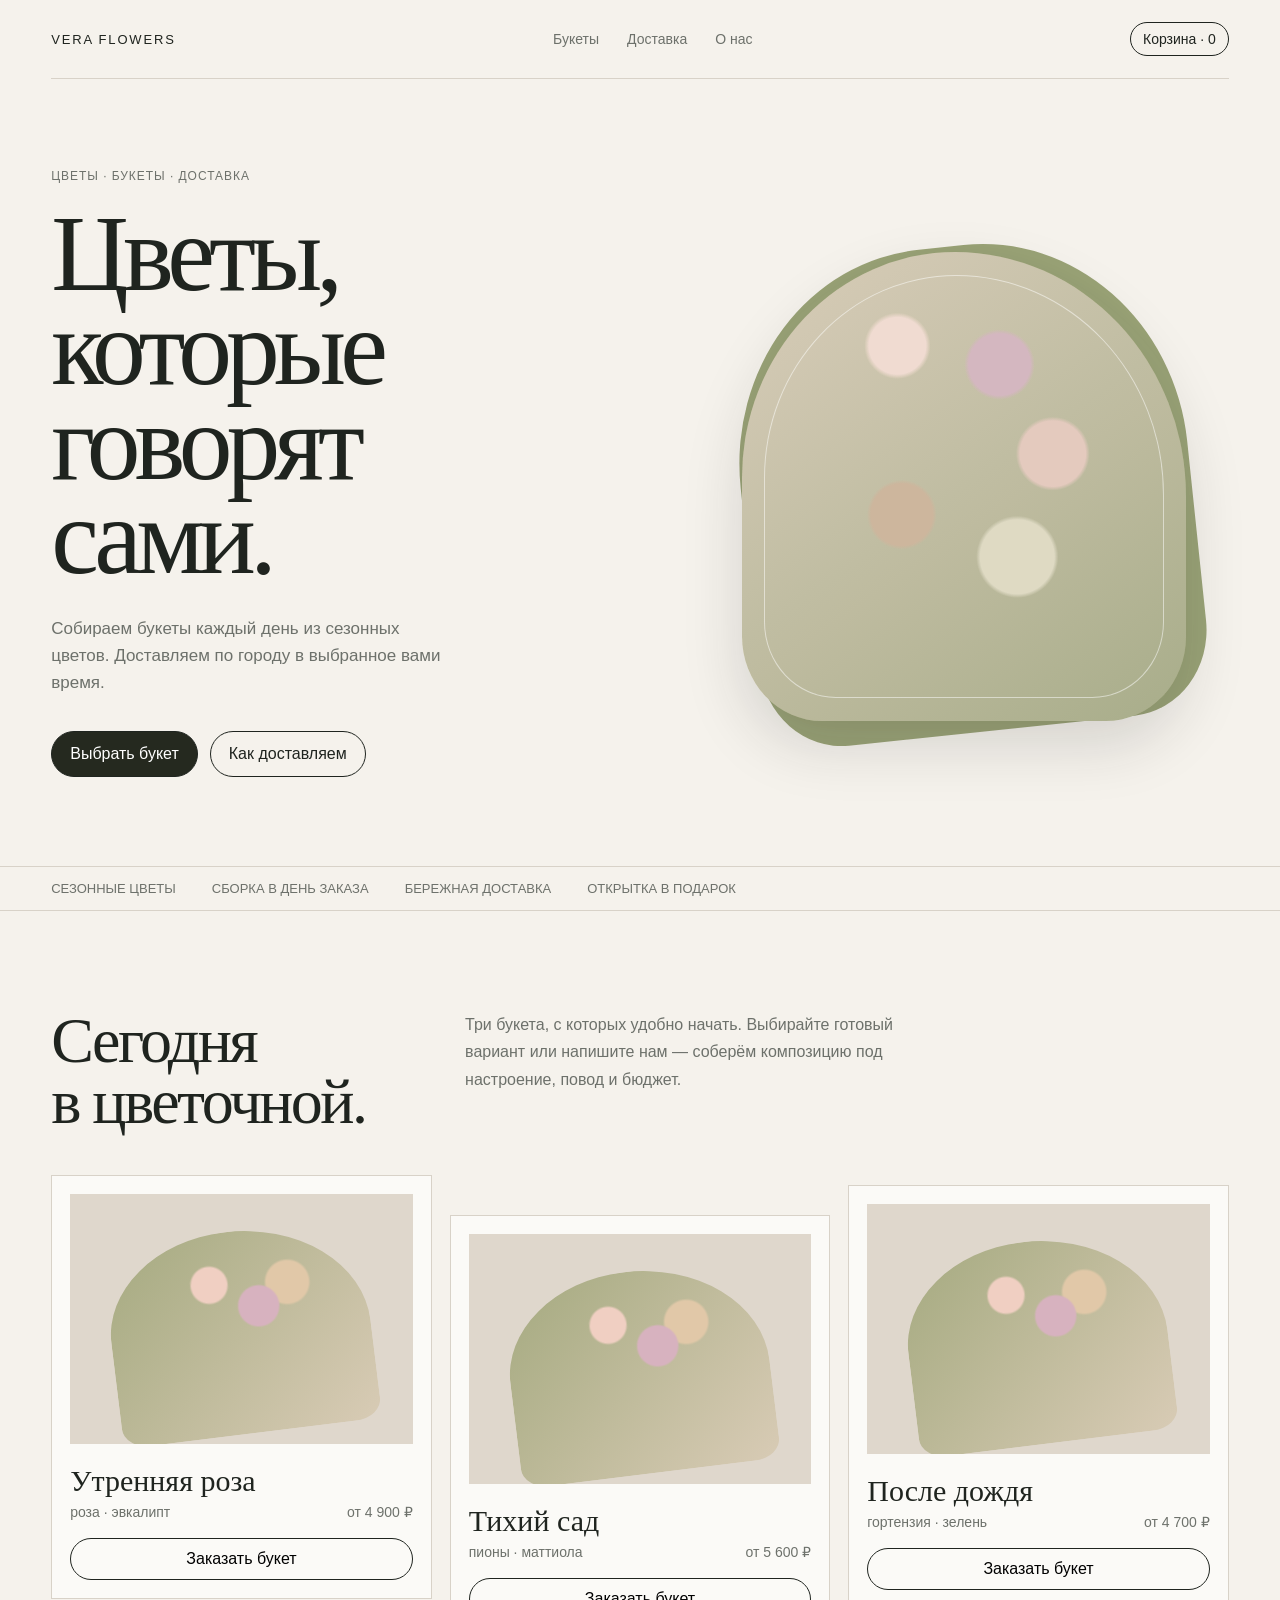
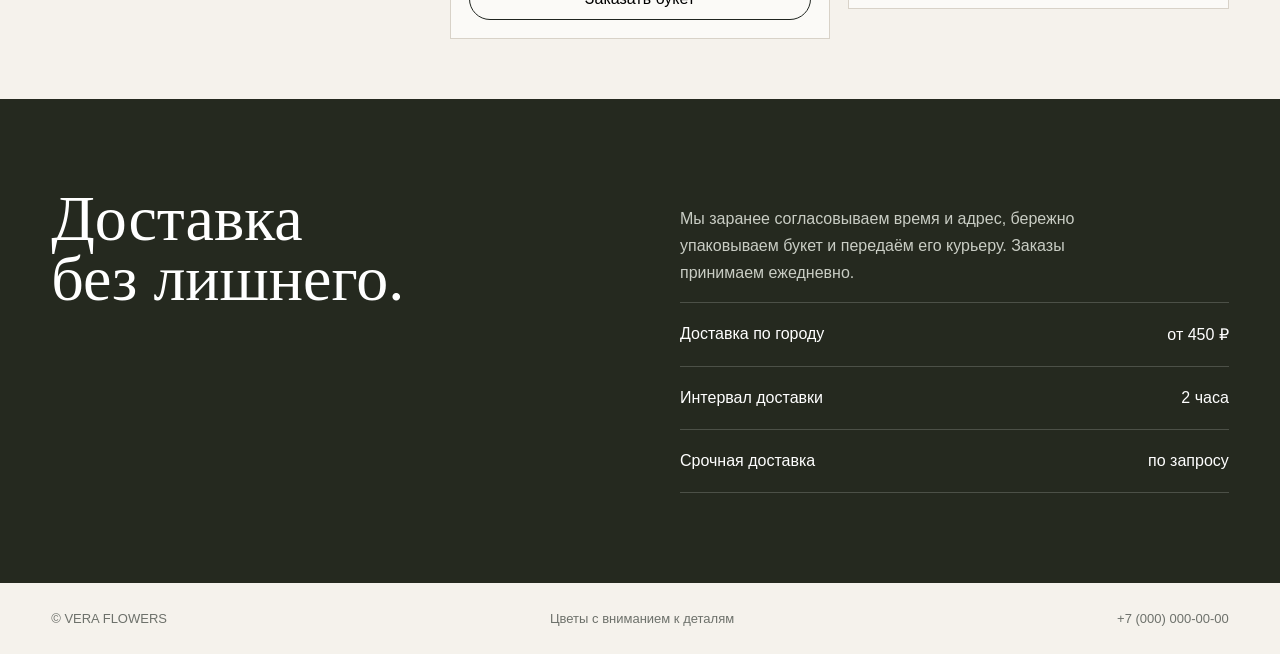
<file: examples/flower-shop-delivery/index.html>
<!doctype html>
<html lang="ru">
<head>
<meta charset="utf-8">
<meta name="viewport" content="width=device-width, initial-scale=1">
<title>VERA — Цветы с доставкой</title>
<meta name="description" content="Цветы, собранные сегодня. Доставка по городу от VERA.">
<style>
:root{--bg:#f5f2ec;--ink:#1f241f;--muted:#6d716b;--line:#d8d2c8;--accent:#8f9a69;--paper:#fbfaf7;--dark:#25291f;--max:1440px;--gutter:clamp(20px,4vw,64px);--serif:Georgia,'Times New Roman',serif;--sans:Arial,Helvetica,sans-serif}
*{box-sizing:border-box}html,body{margin:0;padding:0;background:var(--bg);color:var(--ink);overflow-x:clip}body{font-family:var(--sans);font-weight:400}a{color:inherit;text-decoration:none}button{font:inherit}
.wrap{width:min(var(--max),calc(100% - var(--gutter)*2));margin:auto}.top{display:flex;justify-content:space-between;align-items:center;padding:22px 0;border-bottom:1px solid var(--line);font-size:14px}.logo{letter-spacing:.14em;font-size:13px}.top nav{display:flex;gap:28px;color:var(--muted)}.bag{border:1px solid var(--ink);padding:8px 12px;border-radius:999px}
.hero{min-height:78vh;display:grid;grid-template-columns:1.04fr .96fr;gap:clamp(28px,6vw,96px);align-items:center;padding:clamp(42px,7vw,110px) 0}.eyebrow{font-size:12px;letter-spacing:.08em;color:var(--muted);margin-bottom:24px}.hero h1{font-family:var(--serif);font-weight:400;font-size:clamp(58px,8.4vw,126px);line-height:.88;letter-spacing:-.055em;margin:0 0 30px;max-width:8ch}.hero p{font-size:17px;line-height:1.6;color:var(--muted);max-width:42ch;margin:0 0 34px}.cta{display:flex;gap:12px;align-items:center}.btn{border:1px solid var(--ink);padding:13px 18px;border-radius:999px;cursor:pointer;background:transparent}.btn.primary{background:var(--dark);color:#fff}.hero-art{position:relative;min-height:540px}.hero-art:before{content:"";position:absolute;inset:8% 7% 2% 8%;background:var(--accent);border-radius:45% 45% 18% 18%;transform:rotate(-6deg);opacity:.9}.bouquet{position:absolute;inset:9% 8% 4% 8%;background:radial-gradient(circle at 35% 20%,#f2dbcf 0 6%,transparent 7%),radial-gradient(circle at 58% 24%,#d6b6c0 0 7%,transparent 8%),radial-gradient(circle at 70% 43%,#e6c9bc 0 8%,transparent 9%),radial-gradient(circle at 36% 56%,#cfb69a 0 8%,transparent 9%),radial-gradient(circle at 62% 65%,#e0dac1 0 9%,transparent 10%),linear-gradient(145deg,#dacdb7,#a8ad87);border-radius:48% 52% 18% 18%;filter:saturate(.9);box-shadow:0 24px 60px rgba(31,36,31,.15)}.bouquet:after{content:"";position:absolute;inset:5%;border:1px solid rgba(255,255,255,.5);border-radius:inherit}
.band{border-top:1px solid var(--line);border-bottom:1px solid var(--line);padding:14px 0;display:flex;gap:36px;white-space:nowrap;overflow:hidden;color:var(--muted);font-size:13px}.band span{flex:none}
.catalog{padding:100px 0}.catalog-head{display:grid;grid-template-columns:1fr 2fr;gap:32px;align-items:start;margin-bottom:42px}.catalog h2{font-family:var(--serif);font-size:clamp(42px,5vw,72px);font-weight:400;line-height:.95;margin:0;letter-spacing:-.04em}.catalog-head p{max-width:52ch;color:var(--muted);line-height:1.7;margin:0}.grid{display:grid;grid-template-columns:1fr 1fr 1fr;gap:18px}.card{background:var(--paper);border:1px solid var(--line);min-height:420px;padding:18px;display:flex;flex-direction:column;justify-content:space-between}.card:nth-child(2){transform:translateY(40px)}.card:nth-child(3){transform:translateY(10px)}.photo{height:250px;background:#dfd7cc;position:relative;overflow:hidden}.photo:after{content:"";position:absolute;inset:15% 12% 4%;background:radial-gradient(circle at 40% 25%,#f0cfc2 0 8%,transparent 9%),radial-gradient(circle at 58% 38%,#d7b2bf 0 10%,transparent 11%),radial-gradient(circle at 70% 28%,#e1c8a8 0 9%,transparent 10%),linear-gradient(135deg,#a5aa80,#d8cbb5);border-radius:48% 52% 10% 10%;transform:rotate(-7deg)}.card h3{font-family:var(--serif);font-size:30px;font-weight:400;margin:20px 0 6px}.meta{font-size:14px;color:var(--muted);display:flex;justify-content:space-between}.order{margin-top:18px;width:100%;padding:11px 12px;border:1px solid var(--ink);background:transparent;border-radius:999px;cursor:pointer}
.service{background:var(--dark);color:#fff;padding:90px 0}.service-inner{display:grid;grid-template-columns:1fr 1fr;gap:80px}.service h2{font-family:var(--serif);font-size:clamp(44px,5vw,78px);font-weight:400;line-height:.94;margin:0}.service-copy{color:#c9cdc4;line-height:1.7;max-width:46ch}.line{display:flex;justify-content:space-between;gap:30px;padding:22px 0;border-top:1px solid rgba(255,255,255,.18)}.line:last-child{border-bottom:1px solid rgba(255,255,255,.18)}
.footer{padding:28px 0;display:flex;justify-content:space-between;gap:20px;font-size:13px;color:var(--muted)}
@media (max-width:900px){.top nav{display:none}.hero{grid-template-columns:1fr;min-height:auto}.hero-art{min-height:430px}.catalog-head,.service-inner{grid-template-columns:1fr}.grid{grid-template-columns:1fr}.card:nth-child(2),.card:nth-child(3){transform:none}.catalog{padding:72px 0}.service{padding:70px 0}}
@media (max-width:600px){:root{--gutter:20px}.top{padding:18px 0}.hero{padding:54px 0 70px}.hero h1{font-size:clamp(54px,17vw,82px)}.hero-art{min-height:330px}.band{gap:24px}.catalog{padding:58px 0}.photo{height:280px}.footer{flex-direction:column}.btn{padding:12px 16px}}
@media (prefers-reduced-motion:no-preference){.hero h1{animation:rise .8s cubic-bezier(.2,.8,.2,1) both}.hero-art{animation:float .9s cubic-bezier(.2,.8,.2,1) .08s both}@keyframes rise{from{opacity:0;transform:translateY(24px)}to{opacity:1;transform:none}}@keyframes float{from{opacity:0;transform:translateY(30px) rotate(2deg)}to{opacity:1;transform:none}}.card{transition:transform .35s ease,box-shadow .35s ease}.card:hover{transform:translateY(-5px)!important;box-shadow:0 18px 40px rgba(31,36,31,.08)}}
</style>
</head>
<body>
<div class="wrap"><header class="top"><a class="logo" href="#">VERA FLOWERS</a><nav><a href="#catalog">Букеты</a><a href="#delivery">Доставка</a><a href="#about">О нас</a></nav><a class="bag" href="#catalog">Корзина · 0</a></header></div>
<main>
<section class="wrap hero"><div><div class="eyebrow">ЦВЕТЫ · БУКЕТЫ · ДОСТАВКА</div><h1>Цветы, которые говорят сами.</h1><p>Собираем букеты каждый день из сезонных цветов. Доставляем по городу в выбранное вами время.</p><div class="cta"><a class="btn primary" href="#catalog">Выбрать букет</a><a class="btn" href="#delivery">Как доставляем</a></div></div><div class="hero-art" aria-label="Букет цветов" role="img"><div class="bouquet"></div></div></section>
<div class="band"><div class="wrap" style="display:flex;gap:36px;overflow:hidden"><span>СЕЗОННЫЕ ЦВЕТЫ</span><span>СБОРКА В ДЕНЬ ЗАКАЗА</span><span>БЕРЕЖНАЯ ДОСТАВКА</span><span>ОТКРЫТКА В ПОДАРОК</span></div></div>
<section class="wrap catalog" id="catalog"><div class="catalog-head"><h2>Сегодня<br>в цветочной.</h2><p>Три букета, с которых удобно начать. Выбирайте готовый вариант или напишите нам — соберём композицию под настроение, повод и бюджет.</p></div><div class="grid"><article class="card"><div><div class="photo"></div><h3>Утренняя роза</h3><div class="meta"><span>роза · эвкалипт</span><span>от 4 900 ₽</span></div></div><button class="order">Заказать букет</button></article><article class="card"><div><div class="photo"></div><h3>Тихий сад</h3><div class="meta"><span>пионы · маттиола</span><span>от 5 600 ₽</span></div></div><button class="order">Заказать букет</button></article><article class="card"><div><div class="photo"></div><h3>После дождя</h3><div class="meta"><span>гортензия · зелень</span><span>от 4 700 ₽</span></div></div><button class="order">Заказать букет</button></article></div></section>
<section class="service" id="delivery"><div class="wrap service-inner"><div><h2>Доставка<br>без лишнего.</h2></div><div><p class="service-copy">Мы заранее согласовываем время и адрес, бережно упаковываем букет и передаём его курьеру. Заказы принимаем ежедневно.</p><div class="line"><span>Доставка по городу</span><span>от 450 ₽</span></div><div class="line"><span>Интервал доставки</span><span>2 часа</span></div><div class="line"><span>Срочная доставка</span><span>по запросу</span></div></div></div></section>
</main>
<div class="wrap"><footer class="footer" id="about"><span>© VERA FLOWERS</span><span>Цветы с вниманием к деталям</span><span>+7 (000) 000-00-00</span></footer></div>
<script>document.querySelectorAll('.order').forEach(b=>b.addEventListener('click',()=>alert('Быстрый заказ: подключите форму или корзину.')));</script>
</body></html>
</file>
